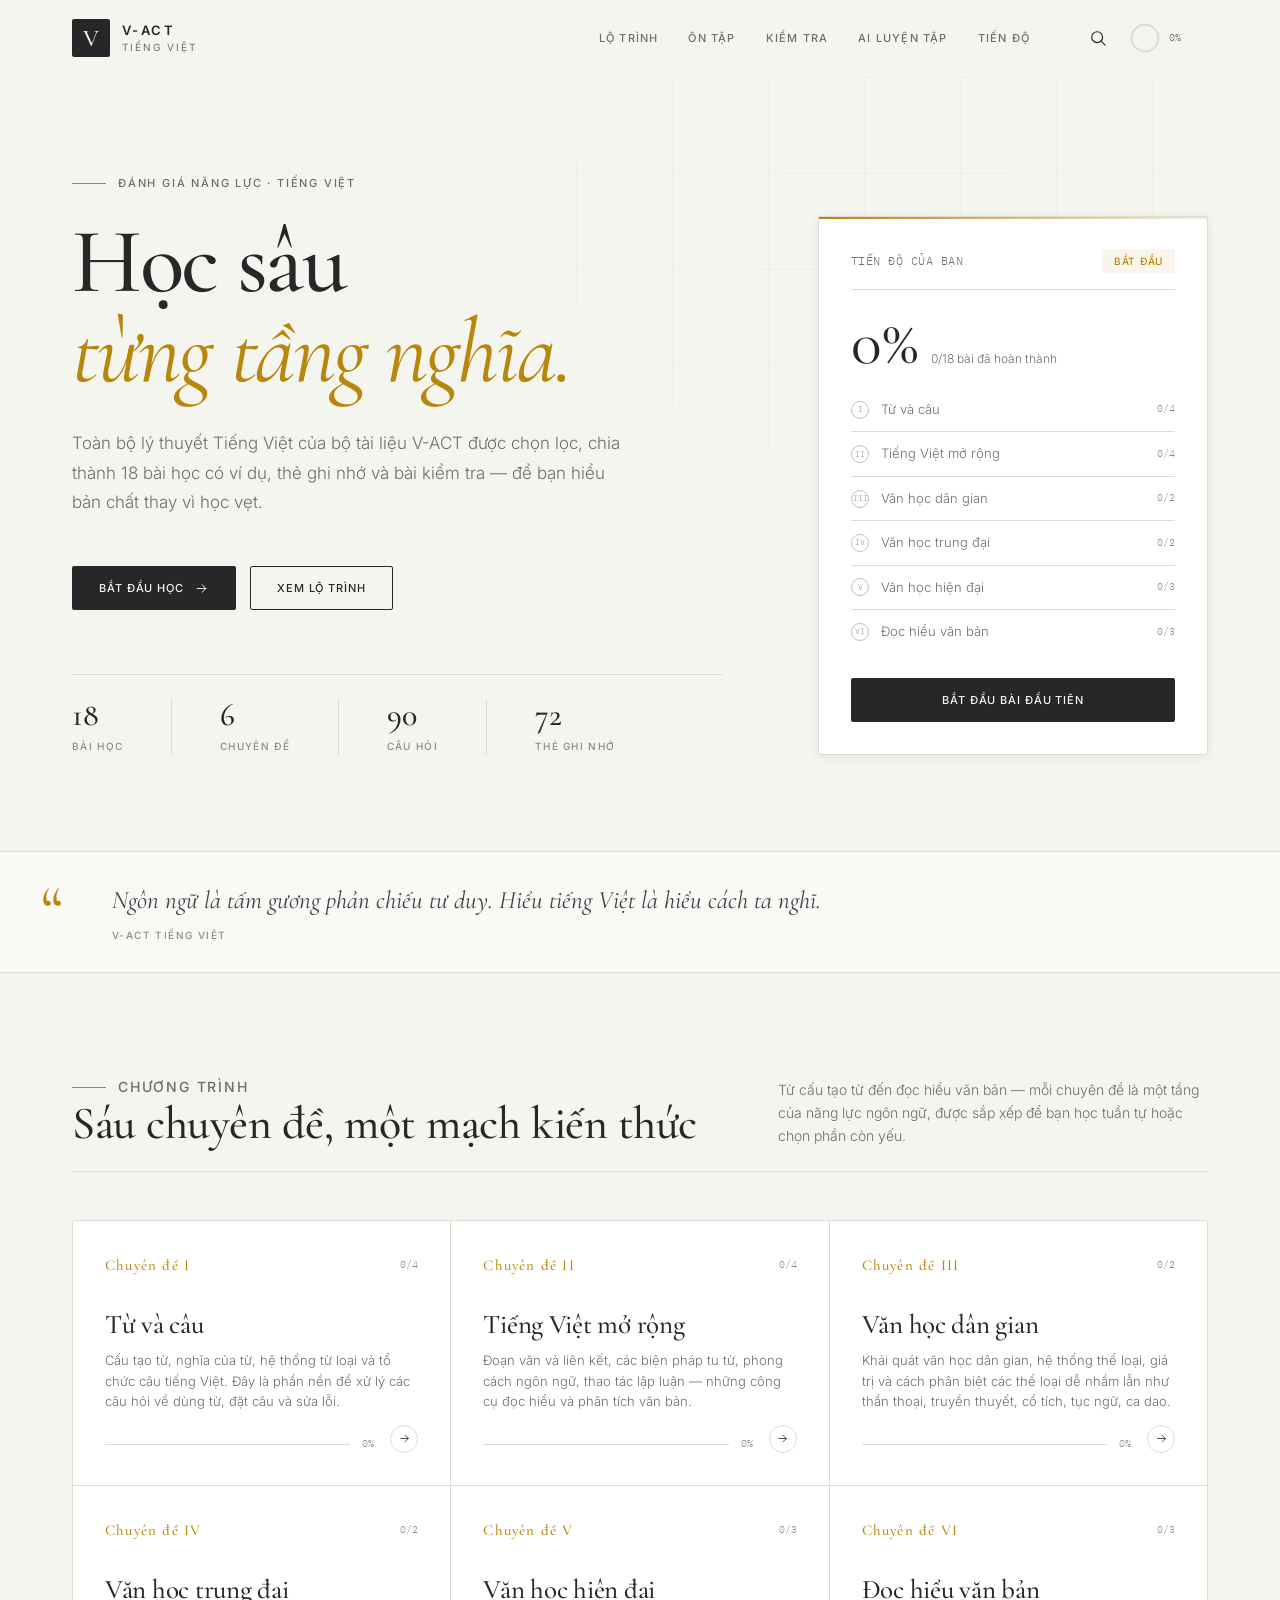
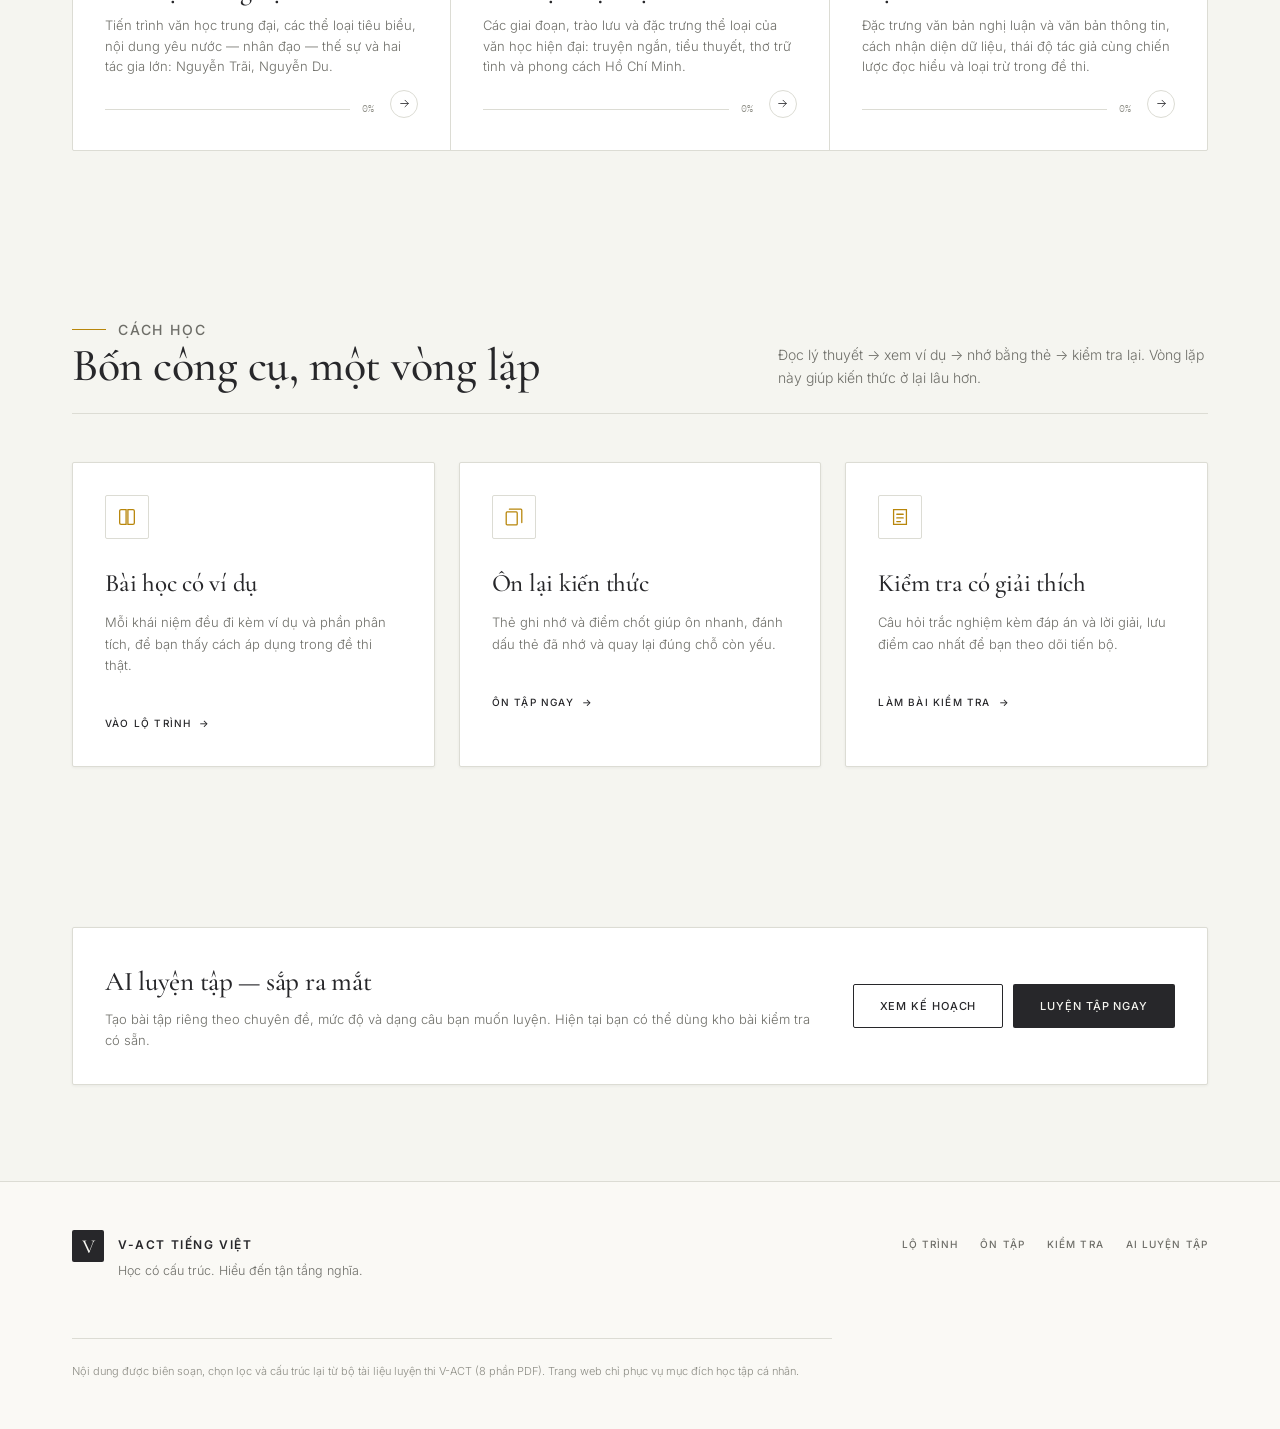
<file: index.html>
<!DOCTYPE html>
<html lang="vi">
<head>
  <meta charset="UTF-8" />
  <meta name="viewport" content="width=device-width, initial-scale=1.0" />
  <meta name="description" content="V-ACT Tiếng Việt — Hệ thống lý thuyết, ví dụ, thẻ ghi nhớ và bài kiểm tra ôn thi Đánh giá năng lực môn Tiếng Việt." />
  <meta name="theme-color" content="#F5F5F0" />
  <title>V-ACT Tiếng Việt — Học sâu từng tầng nghĩa</title>

  <link rel="preconnect" href="https://fonts.googleapis.com" />
  <link rel="preconnect" href="https://fonts.gstatic.com" crossorigin />
  <link href="https://fonts.googleapis.com/css2?family=Cormorant+Garamond:ital,wght@0,400;0,500;0,600;1,400;1,500;1,600&family=IBM+Plex+Mono:wght@400;500&family=Inter:wght@300;400;500;600&display=swap" rel="stylesheet" />

  <link rel="stylesheet" href="assets/css/styles.css" />
  <link rel="icon" href="data:image/svg+xml,%3Csvg xmlns='http://www.w3.org/2000/svg' viewBox='0 0 64 64'%3E%3Crect width='64' height='64' fill='%2327272A'/%3E%3Ctext x='32' y='44' font-family='Georgia,serif' font-size='34' fill='%23F5F5F0' text-anchor='middle'%3EV%3C/text%3E%3C/svg%3E" />
</head>
<body>
  <a class="skip-link" href="#app" data-skip>Bỏ qua điều hướng</a>

  <header class="site-header" id="siteHeader">
    <div class="header-inner">
      <a class="brand" href="#/" aria-label="V-ACT Tiếng Việt — Trang chủ">
        <span class="brand-mark" aria-hidden="true">V</span>
        <span class="brand-text">
          <strong>V-ACT</strong>
          <small>Tiếng Việt</small>
        </span>
      </a>

      <nav class="nav-desktop" aria-label="Điều hướng chính">
        <a href="#/lo-trinh" data-nav="lo-trinh">Lộ trình</a>
        <a href="#/on-tap" data-nav="on-tap">Ôn tập</a>
        <a href="#/kiem-tra" data-nav="kiem-tra">Kiểm tra</a>
        <a href="#/ai" data-nav="ai">AI luyện tập</a>
        <a href="#/tien-do" data-nav="tien-do">Tiến độ</a>
      </nav>

      <div class="header-actions">
        <button class="icon-btn search-trigger" type="button" aria-label="Tìm kiếm bài học" title="Tìm kiếm ( / )">
          <svg viewBox="0 0 24 24" fill="none" aria-hidden="true"><circle cx="11" cy="11" r="6.5" stroke="currentColor" stroke-width="1.4"/><path d="m16 16 4.5 4.5" stroke="currentColor" stroke-width="1.4" stroke-linecap="round"/></svg>
        </button>

        <a class="progress-mini" href="#/tien-do" aria-label="Tiến độ học tập">
          <svg viewBox="0 0 36 36" aria-hidden="true">
            <circle class="ring-bg" cx="18" cy="18" r="15" />
            <circle class="ring-fg" id="headerRing" cx="18" cy="18" r="15" />
          </svg>
          <span class="progress-mini-label" id="headerProgressLabel">0%</span>
        </a>

        <button class="icon-btn menu-trigger" type="button" id="menuTrigger" aria-label="Mở menu" aria-expanded="false" aria-controls="mobileNav">
          <svg viewBox="0 0 24 24" fill="none" aria-hidden="true"><path d="M4 7h16M4 12h16M4 17h16" stroke="currentColor" stroke-width="1.4" stroke-linecap="round"/></svg>
        </button>
      </div>
    </div>

    <nav class="mobile-nav" id="mobileNav" aria-label="Điều hướng di động" hidden>
      <a href="#/lo-trinh">Lộ trình học</a>
      <a href="#/on-tap">Ôn lại kiến thức</a>
      <a href="#/kiem-tra">Bài kiểm tra</a>
      <a href="#/ai">AI luyện tập <span class="chip chip-gold">Sắp có</span></a>
      <a href="#/tien-do">Tiến độ của tôi</a>
    </nav>
  </header>

  <main id="app" tabindex="-1"></main>

  <footer class="site-footer">
    <div class="footer-inner">
      <div class="footer-brand">
        <span class="brand-mark small" aria-hidden="true">V</span>
        <div>
          <strong>V-ACT Tiếng Việt</strong>
          <p>Học có cấu trúc. Hiểu đến tận tầng nghĩa.</p>
        </div>
      </div>
      <div class="footer-links">
        <a href="#/lo-trinh">Lộ trình</a>
        <a href="#/on-tap">Ôn tập</a>
        <a href="#/kiem-tra">Kiểm tra</a>
        <a href="#/ai">AI luyện tập</a>
      </div>
      <p class="footer-note">
        Nội dung được biên soạn, chọn lọc và cấu trúc lại từ bộ tài liệu luyện thi V-ACT (8 phần PDF).
        Trang web chỉ phục vụ mục đích học tập cá nhân.
      </p>
    </div>
  </footer>

  <!-- Search overlay -->
  <div class="search-overlay" id="searchOverlay" hidden>
    <div class="search-panel" role="dialog" aria-modal="true" aria-label="Tìm kiếm bài học">
      <div class="search-head">
        <svg viewBox="0 0 24 24" fill="none" aria-hidden="true"><circle cx="11" cy="11" r="6.5" stroke="currentColor" stroke-width="1.4"/><path d="m16 16 4.5 4.5" stroke="currentColor" stroke-width="1.4" stroke-linecap="round"/></svg>
        <input id="searchInput" type="search" placeholder="Tìm bài học, khái niệm, tác giả…" autocomplete="off" aria-label="Từ khoá tìm kiếm" />
        <button class="icon-btn" id="searchClose" type="button" aria-label="Đóng tìm kiếm">
          <svg viewBox="0 0 24 24" fill="none" aria-hidden="true"><path d="m6 6 12 12M18 6 6 18" stroke="currentColor" stroke-width="1.4" stroke-linecap="round"/></svg>
        </button>
      </div>
      <div class="search-body">
        <p class="search-hint" id="searchHint">Nhập từ khoá để tìm trong 18 bài học.</p>
        <div id="searchResults" class="search-results"></div>
      </div>
      <div class="search-foot">
        <span><kbd>Esc</kbd> để đóng</span>
        <span><kbd>↵</kbd> để mở kết quả đầu tiên</span>
      </div>
    </div>
  </div>

  <div class="toast" id="toast" role="status" aria-live="polite"></div>

  <script src="assets/js/data-topics.js"></script>
  <script src="assets/js/data-lessons-a.js"></script>
  <script src="assets/js/data-lessons-b.js"></script>
  <script src="assets/js/data-lessons-c.js"></script>
  <script src="assets/js/data.js"></script>
  <script src="assets/js/app.js"></script>
</body>
</html>
</file>
<file: assets/css/styles.css>
/* ============================================================
   V-ACT Tiếng Việt
   Design language: MarbleCrest — light marble, charcoal, gold
   ============================================================ */

:root {
  /* Palette */
  --charcoal: #27272a;
  --charcoal-soft: #3f3f46;
  --charcoal-deep: #18181b;
  --gold: #b8860b;
  --gold-soft: #c9a227;
  --gold-wash: rgba(184, 134, 11, 0.08);
  --marble: #f5f5f0;
  --surface: #ffffff;
  --surface-sunken: #ededE8;
  --surface-warm: #faf9f5;
  --line: #dcdcd4;
  --line-strong: #c2c2b8;
  --ink: #27272a;
  --muted: #6e6e68;
  --muted-soft: #8c8c84;
  --success: #16a34a;
  --warning: #ca8a04;
  --error: #dc2626;
  --info: #2563eb;

  /* Type */
  --serif: "Cormorant Garamond", "Times New Roman", Georgia, serif;
  --sans: "Inter", -apple-system, BlinkMacSystemFont, "Segoe UI", sans-serif;
  --mono: "IBM Plex Mono", "SFMono-Regular", Consolas, monospace;

  /* Spacing */
  --sp-1: 8px;
  --sp-2: 16px;
  --sp-3: 24px;
  --sp-4: 32px;
  --sp-5: 48px;
  --sp-6: 64px;
  --sp-7: 96px;
  --sp-8: 128px;

  /* Shape */
  --radius-sm: 1px;
  --radius-md: 2px;
  --radius-lg: 4px;

  /* Elevation */
  --shadow-sm: 0 1px 3px rgba(39, 39, 42, 0.06);
  --shadow-md: 0 2px 8px rgba(39, 39, 42, 0.08);
  --shadow-lg: 0 4px 16px rgba(39, 39, 42, 0.1);
  --shadow-gold: 0 2px 12px rgba(184, 134, 11, 0.08);

  /* Layout */
  --shell: 1200px;
  --header-h: 76px;
  --ease: cubic-bezier(0.22, 0.61, 0.36, 1);
}

*,
*::before,
*::after {
  box-sizing: border-box;
}

[hidden] {
  display: none !important;
}

html {
  scroll-behavior: smooth;
  scroll-padding-top: calc(var(--header-h) + 32px);
}

body {
  margin: 0;
  background: var(--marble);
  color: var(--ink);
  font-family: var(--sans);
  font-size: 16px;
  font-weight: 300;
  line-height: 1.65;
  -webkit-font-smoothing: antialiased;
  text-rendering: optimizeLegibility;
}

::selection {
  background: rgba(184, 134, 11, 0.22);
  color: var(--charcoal-deep);
}

img,
svg {
  display: block;
  max-width: 100%;
}

a {
  color: inherit;
  text-decoration: none;
}

button,
input,
select,
textarea {
  font: inherit;
  color: inherit;
}

button {
  cursor: pointer;
}

h1,
h2,
h3,
h4 {
  margin: 0;
  font-family: var(--serif);
  font-weight: 600;
  color: var(--charcoal);
  letter-spacing: -0.01em;
}

p {
  margin: 0 0 1.1em;
}

p:last-child {
  margin-bottom: 0;
}

ul,
ol {
  margin: 0 0 1.1em;
  padding-left: 1.35em;
}

li {
  margin-bottom: 0.45em;
}

li:last-child {
  margin-bottom: 0;
}

strong {
  font-weight: 500;
}

em {
  font-style: italic;
}

hr {
  border: 0;
  border-top: 1px solid var(--line);
  margin: var(--sp-5) 0;
}

.skip-link {
  position: absolute;
  left: 16px;
  top: -120px;
  z-index: 200;
  background: var(--charcoal);
  color: var(--marble);
  padding: 12px 20px;
  border-radius: var(--radius-md);
  font-size: 13px;
  transition: top 0.2s var(--ease);
}

.skip-link:focus {
  top: 12px;
}

:focus-visible {
  outline: 2px solid var(--charcoal);
  outline-offset: 3px;
}

.shell {
  width: 100%;
  max-width: var(--shell);
  margin: 0 auto;
  padding: 0 32px;
}

.mono {
  font-family: var(--mono);
  font-size: 12px;
  letter-spacing: 0.04em;
}

.eyebrow {
  display: inline-flex;
  align-items: center;
  gap: 12px;
  margin: 0 0 var(--sp-3);
  font-family: var(--sans);
  font-size: 11px;
  font-weight: 500;
  letter-spacing: 1.8px;
  text-transform: uppercase;
  color: var(--muted);
}

.eyebrow::before {
  content: "";
  width: 34px;
  height: 1px;
  background: var(--gold);
}

.eyebrow.centered::after {
  content: "";
  width: 34px;
  height: 1px;
  background: var(--gold);
}

.eyebrow.centered {
  justify-content: center;
}

.gold {
  color: var(--gold);
}

.ital {
  font-style: italic;
}

/* ============================== Header ============================== */

.site-header {
  position: sticky;
  top: 0;
  z-index: 80;
  background: rgba(245, 245, 240, 0.88);
  backdrop-filter: blur(14px);
  -webkit-backdrop-filter: blur(14px);
  border-bottom: 1px solid transparent;
  transition: border-color 0.25s var(--ease), box-shadow 0.25s var(--ease);
}

.site-header.scrolled {
  border-bottom-color: var(--line);
  box-shadow: 0 1px 0 rgba(39, 39, 42, 0.02);
}

.header-inner {
  max-width: var(--shell);
  height: var(--header-h);
  margin: 0 auto;
  padding: 0 32px;
  display: flex;
  align-items: center;
  gap: var(--sp-5);
}

.brand {
  display: inline-flex;
  align-items: center;
  gap: 12px;
  flex: 0 0 auto;
}

.brand-mark {
  width: 38px;
  height: 38px;
  display: grid;
  place-items: center;
  background: var(--charcoal);
  color: var(--marble);
  font-family: var(--serif);
  font-size: 24px;
  font-weight: 500;
  line-height: 1;
  border-radius: var(--radius-md);
  padding-top: 2px;
}

.brand-mark.small {
  width: 32px;
  height: 32px;
  font-size: 20px;
}

.brand-text {
  display: flex;
  flex-direction: column;
  line-height: 1.05;
}

.brand-text strong {
  font-family: var(--sans);
  font-size: 13px;
  font-weight: 600;
  letter-spacing: 2.4px;
}

.brand-text small {
  margin-top: 4px;
  font-size: 10px;
  font-weight: 400;
  letter-spacing: 2px;
  text-transform: uppercase;
  color: var(--muted);
}

.nav-desktop {
  display: flex;
  align-items: center;
  gap: 30px;
  margin-left: auto;
}

.nav-desktop a {
  position: relative;
  padding: 6px 0;
  font-size: 11px;
  font-weight: 500;
  letter-spacing: 1.2px;
  text-transform: uppercase;
  color: var(--muted);
  transition: color 0.2s var(--ease);
}

.nav-desktop a::after {
  content: "";
  position: absolute;
  left: 0;
  right: 0;
  bottom: 0;
  height: 1px;
  background: var(--gold);
  transform: scaleX(0);
  transform-origin: left;
  transition: transform 0.25s var(--ease);
}

.nav-desktop a:hover,
.nav-desktop a.active {
  color: var(--charcoal);
}

.nav-desktop a:hover::after,
.nav-desktop a.active::after {
  transform: scaleX(1);
}

.header-actions {
  display: flex;
  align-items: center;
  gap: 6px;
  flex: 0 0 auto;
}

.icon-btn {
  width: 40px;
  height: 40px;
  display: grid;
  place-items: center;
  background: transparent;
  border: 1px solid transparent;
  border-radius: var(--radius-md);
  color: var(--charcoal);
  transition: background 0.2s var(--ease), border-color 0.2s var(--ease);
}

.icon-btn svg {
  width: 20px;
  height: 20px;
}

.icon-btn:hover {
  background: rgba(39, 39, 42, 0.04);
  border-color: var(--line);
}

.progress-mini {
  display: inline-flex;
  align-items: center;
  gap: 8px;
  padding: 4px 10px 4px 4px;
  border: 1px solid transparent;
  border-radius: var(--radius-md);
  transition: border-color 0.2s var(--ease), background 0.2s var(--ease);
}

.progress-mini:hover {
  background: rgba(39, 39, 42, 0.03);
  border-color: var(--line);
}

.progress-mini svg {
  width: 32px;
  height: 32px;
  transform: rotate(-90deg);
}

.ring-bg,
.ring-fg {
  fill: none;
  stroke-width: 2.2;
}

.ring-bg {
  stroke: var(--line);
}

.ring-fg {
  stroke: var(--gold);
  stroke-linecap: round;
  stroke-dasharray: 94.25;
  stroke-dashoffset: 94.25;
  transition: stroke-dashoffset 0.6s var(--ease);
}

.progress-mini-label {
  font-family: var(--mono);
  font-size: 10px;
  color: var(--muted);
  min-width: 28px;
}

.menu-trigger {
  display: none;
}

.mobile-nav {
  display: none;
  border-top: 1px solid var(--line);
  background: var(--marble);
  padding: 8px 24px 20px;
}

.mobile-nav a {
  display: flex;
  align-items: center;
  justify-content: space-between;
  padding: 14px 4px;
  border-bottom: 1px solid var(--line);
  font-size: 12px;
  font-weight: 500;
  letter-spacing: 1.2px;
  text-transform: uppercase;
}

.mobile-nav a:last-child {
  border-bottom: 0;
}

/* ============================== Buttons ============================== */

.btn {
  display: inline-flex;
  align-items: center;
  justify-content: center;
  gap: 10px;
  min-height: 44px;
  padding: 12px 26px;
  border: 1px solid transparent;
  border-radius: var(--radius-md);
  font-family: var(--sans);
  font-size: 11px;
  font-weight: 500;
  letter-spacing: 0.9px;
  text-transform: uppercase;
  white-space: nowrap;
  transition: background 0.2s var(--ease), color 0.2s var(--ease), border-color 0.2s var(--ease), transform 0.2s var(--ease);
}

.btn svg {
  width: 15px;
  height: 15px;
}

.btn-primary {
  background: var(--charcoal);
  color: var(--marble);
}

.btn-primary:hover {
  background: var(--charcoal-soft);
}

.btn-primary:active {
  background: var(--charcoal-deep);
}

.btn-secondary {
  background: transparent;
  border-color: var(--charcoal);
  color: var(--charcoal);
}

.btn-secondary:hover {
  background: rgba(39, 39, 42, 0.04);
}

.btn-ghost {
  background: transparent;
  color: var(--muted);
  padding-left: 0;
  padding-right: 0;
  min-height: auto;
}

.btn-ghost:hover {
  color: var(--charcoal);
  text-decoration: underline;
  text-underline-offset: 4px;
}

.btn-gold {
  background: var(--gold);
  color: #fff;
}

.btn-gold:hover {
  background: #a2760a;
}

.btn-sm {
  min-height: 36px;
  padding: 8px 18px;
  font-size: 10px;
}

.btn-lg {
  min-height: 52px;
  padding: 15px 38px;
  font-size: 12px;
}

.btn:disabled,
.btn[aria-disabled="true"] {
  opacity: 0.4;
  cursor: not-allowed;
  pointer-events: none;
}

.btn-block {
  width: 100%;
}

.chip {
  display: inline-flex;
  align-items: center;
  gap: 6px;
  padding: 4px 12px;
  border-radius: var(--radius-md);
  font-size: 10px;
  font-weight: 500;
  letter-spacing: 0.7px;
  text-transform: uppercase;
  background: rgba(39, 39, 42, 0.05);
  color: var(--muted);
  white-space: nowrap;
}

.chip-gold {
  background: var(--gold-wash);
  color: var(--gold);
}

.chip-success {
  background: rgba(22, 163, 74, 0.08);
  color: var(--success);
}

.chip-warning {
  background: rgba(202, 138, 4, 0.1);
  color: var(--warning);
}

.chip-outline {
  background: transparent;
  border: 1px solid var(--line);
}

/* ============================== Hero ============================== */

main {
  min-height: 60vh;
  outline: none;
}

.hero {
  position: relative;
  overflow: hidden;
  padding: 88px 0 0;
}

.hero::before {
  content: "";
  position: absolute;
  inset: 0;
  background-image:
    linear-gradient(90deg, rgba(39, 39, 42, 0.035) 1px, transparent 1px),
    linear-gradient(rgba(39, 39, 42, 0.035) 1px, transparent 1px);
  background-size: 96px 96px;
  mask-image: radial-gradient(ellipse at 70% 20%, #000 0%, transparent 68%);
  -webkit-mask-image: radial-gradient(ellipse at 70% 20%, #000 0%, transparent 68%);
  pointer-events: none;
}

.hero-inner {
  position: relative;
  display: grid;
  grid-template-columns: minmax(0, 1.25fr) minmax(320px, 0.75fr);
  gap: var(--sp-7);
  align-items: end;
  padding-bottom: var(--sp-7);
}

.hero h1 {
  max-width: 760px;
  font-size: clamp(48px, 7.2vw, 92px);
  font-weight: 500;
  line-height: 0.98;
  letter-spacing: -0.025em;
}

.hero h1 em {
  display: block;
  color: var(--gold);
  font-weight: 400;
}

.hero-lede {
  max-width: 560px;
  margin-top: var(--sp-4);
  font-size: 17px;
  font-weight: 300;
  line-height: 1.75;
  color: var(--muted);
}

.hero-actions {
  display: flex;
  flex-wrap: wrap;
  gap: 14px;
  margin-top: var(--sp-5);
}

.hero-stats {
  display: flex;
  flex-wrap: wrap;
  gap: 0;
  margin-top: var(--sp-6);
  border-top: 1px solid var(--line);
  padding-top: var(--sp-3);
}

.hero-stat {
  padding-right: var(--sp-5);
  margin-right: var(--sp-5);
  border-right: 1px solid var(--line);
}

.hero-stat:last-child {
  border-right: 0;
  margin-right: 0;
  padding-right: 0;
}

.hero-stat strong {
  display: block;
  font-family: var(--serif);
  font-size: 32px;
  font-weight: 500;
  line-height: 1;
  color: var(--charcoal);
}

.hero-stat span {
  display: block;
  margin-top: 7px;
  font-size: 10px;
  font-weight: 500;
  letter-spacing: 1.3px;
  text-transform: uppercase;
  color: var(--muted-soft);
}

.hero-panel {
  position: relative;
  background: var(--surface);
  border: 1px solid var(--line);
  border-radius: var(--radius-md);
  padding: var(--sp-4);
  box-shadow: var(--shadow-md);
}

.hero-panel::before {
  content: "";
  position: absolute;
  top: 0;
  left: 0;
  width: 100%;
  height: 2px;
  background: linear-gradient(90deg, var(--gold), rgba(184, 134, 11, 0.15));
}

.panel-top {
  display: flex;
  align-items: center;
  justify-content: space-between;
  gap: 12px;
  padding-bottom: var(--sp-2);
  border-bottom: 1px solid var(--line);
}

.panel-top .mono {
  color: var(--muted);
}

.panel-progress {
  display: flex;
  align-items: baseline;
  gap: 12px;
  padding: var(--sp-3) 0 var(--sp-2);
}

.panel-progress strong {
  font-family: var(--serif);
  font-size: 64px;
  font-weight: 400;
  line-height: 0.9;
  color: var(--charcoal);
}

.panel-progress span {
  font-size: 12px;
  color: var(--muted);
}

.roadmap {
  list-style: none;
  margin: 0;
  padding: 0;
}

.roadmap li {
  display: flex;
  align-items: center;
  gap: 12px;
  margin: 0;
  padding: 11px 0;
  border-bottom: 1px solid var(--line);
  font-size: 13px;
  color: var(--muted);
}

.roadmap li:last-child {
  border-bottom: 0;
}

.roadmap .dot {
  width: 18px;
  height: 18px;
  flex: 0 0 auto;
  display: grid;
  place-items: center;
  border: 1px solid var(--line-strong);
  border-radius: 50%;
  font-family: var(--mono);
  font-size: 8px;
  color: var(--muted-soft);
}

.roadmap li.done .dot {
  background: var(--charcoal);
  border-color: var(--charcoal);
  color: var(--marble);
}

.roadmap li.current .dot {
  border-color: var(--gold);
  color: var(--gold);
}

.roadmap li.done,
.roadmap li.current {
  color: var(--charcoal);
}

.roadmap .rm-title {
  flex: 1;
  min-width: 0;
  overflow: hidden;
  text-overflow: ellipsis;
  white-space: nowrap;
}

.roadmap .rm-count {
  font-family: var(--mono);
  font-size: 10px;
  color: var(--muted-soft);
}

.hero-panel .btn {
  margin-top: var(--sp-3);
}

/* ============================== Quote strip ============================== */

.quote-strip {
  border-top: 1px solid var(--line);
  border-bottom: 1px solid var(--line);
  background: var(--surface-warm);
}

.quote-strip-inner {
  display: flex;
  align-items: center;
  gap: var(--sp-5);
  padding: 28px 0;
}

.quote-strip .q-mark {
  font-family: var(--serif);
  font-size: 72px;
  line-height: 0.6;
  color: var(--gold);
}

.quote-strip blockquote {
  margin: 0;
  font-family: var(--serif);
  font-size: clamp(19px, 2.1vw, 25px);
  font-style: italic;
  font-weight: 400;
  color: var(--charcoal-soft);
}

.quote-strip cite {
  display: block;
  margin-top: 6px;
  font-family: var(--sans);
  font-size: 10px;
  font-style: normal;
  font-weight: 500;
  letter-spacing: 1.4px;
  text-transform: uppercase;
  color: var(--muted-soft);
}

/* ============================== Sections ============================== */

.section {
  padding: var(--sp-7) 0;
}

.section.tight {
  padding: var(--sp-6) 0;
}

.section-head {
  display: flex;
  align-items: flex-end;
  justify-content: space-between;
  gap: var(--sp-4);
  margin-bottom: var(--sp-5);
  padding-bottom: var(--sp-3);
  border-bottom: 1px solid var(--line);
}

.section-head h2 {
  font-size: clamp(32px, 4vw, 46px);
  font-weight: 500;
  line-height: 1.05;
}

.section-head p {
  max-width: 430px;
  margin: 0;
  font-size: 14px;
  color: var(--muted);
}

.section-head-side {
  display: flex;
  align-items: center;
  gap: 16px;
}

/* ============================== Topic cards ============================== */

.topic-grid {
  display: grid;
  grid-template-columns: repeat(3, minmax(0, 1fr));
  gap: 1px;
  background: var(--line);
  border: 1px solid var(--line);
  border-radius: var(--radius-md);
  overflow: hidden;
}

.topic-card {
  position: relative;
  display: flex;
  flex-direction: column;
  min-height: 264px;
  padding: var(--sp-4);
  background: var(--surface);
  transition: background 0.25s var(--ease);
}

.topic-card:hover {
  background: var(--surface-warm);
}

.topic-card .tc-top {
  display: flex;
  align-items: center;
  justify-content: space-between;
  margin-bottom: var(--sp-4);
}

.topic-roman {
  font-family: var(--serif);
  font-size: 15px;
  font-weight: 500;
  letter-spacing: 0.08em;
  color: var(--gold);
}

.topic-card .tc-count {
  font-family: var(--mono);
  font-size: 10px;
  color: var(--muted-soft);
}

.topic-card h3 {
  font-size: 27px;
  font-weight: 500;
  line-height: 1.12;
  margin-bottom: 10px;
}

.topic-card p {
  font-size: 13px;
  line-height: 1.6;
  color: var(--muted);
  margin-bottom: var(--sp-3);
}

.topic-card .tc-foot {
  display: flex;
  align-items: center;
  gap: 12px;
  margin-top: auto;
}

.topic-card .tc-bar {
  flex: 1;
  height: 1px;
  background: var(--line);
  position: relative;
  overflow: visible;
}

.topic-card .tc-bar i {
  position: absolute;
  inset: -1px auto -1px 0;
  background: var(--gold);
  display: block;
}

.topic-card .tc-pct {
  font-family: var(--mono);
  font-size: 10px;
  color: var(--muted-soft);
}

.topic-card .tc-arrow {
  position: absolute;
  right: var(--sp-4);
  bottom: var(--sp-4);
  width: 28px;
  height: 28px;
  display: grid;
  place-items: center;
  border: 1px solid var(--line);
  border-radius: 50%;
  color: var(--charcoal);
  transition: background 0.2s var(--ease), color 0.2s var(--ease), border-color 0.2s var(--ease);
}

.topic-card:hover .tc-arrow {
  background: var(--charcoal);
  color: var(--marble);
  border-color: var(--charcoal);
}

.topic-card .tc-arrow svg {
  width: 13px;
  height: 13px;
}

.topic-card .tc-foot {
  padding-right: 44px;
}

/* ============================== Feature cards ============================== */

.feature-grid {
  display: grid;
  grid-template-columns: repeat(3, minmax(0, 1fr));
  gap: var(--sp-3);
}

.feature-card {
  position: relative;
  padding: var(--sp-4);
  background: var(--surface);
  border: 1px solid var(--line);
  border-radius: var(--radius-md);
  box-shadow: var(--shadow-sm);
  transition: transform 0.25s var(--ease), box-shadow 0.25s var(--ease);
}

.feature-card:hover {
  transform: translateY(-2px);
  box-shadow: var(--shadow-md);
}

.feature-icon {
  width: 44px;
  height: 44px;
  display: grid;
  place-items: center;
  border: 1px solid var(--line);
  border-radius: var(--radius-md);
  color: var(--gold);
  margin-bottom: var(--sp-3);
}

.feature-icon svg {
  width: 22px;
  height: 22px;
}

.feature-card h3 {
  font-size: 25px;
  font-weight: 500;
  margin-bottom: 8px;
}

.feature-card p {
  font-size: 13px;
  color: var(--muted);
  line-height: 1.65;
}

.feature-card .fc-link {
  display: inline-flex;
  align-items: center;
  gap: 8px;
  margin-top: var(--sp-3);
  font-size: 10px;
  font-weight: 500;
  letter-spacing: 1.2px;
  text-transform: uppercase;
  color: var(--charcoal);
}

.feature-card .fc-link span {
  transition: transform 0.2s var(--ease);
}

.feature-card:hover .fc-link span {
  transform: translateX(4px);
}

/* ============================== Page hero ============================== */

.page-hero {
  padding: 64px 0 40px;
  border-bottom: 1px solid var(--line);
}

.page-hero .breadcrumb {
  margin-bottom: var(--sp-3);
}

.page-hero h1 {
  max-width: 820px;
  font-size: clamp(40px, 6vw, 70px);
  font-weight: 500;
  line-height: 1;
  letter-spacing: -0.02em;
}

.page-hero .page-lede {
  max-width: 620px;
  margin-top: var(--sp-3);
  font-size: 16px;
  color: var(--muted);
}

.page-hero-row {
  display: flex;
  align-items: flex-end;
  justify-content: space-between;
  gap: var(--sp-4);
}

.breadcrumb {
  display: flex;
  align-items: center;
  flex-wrap: wrap;
  gap: 8px;
  font-size: 10px;
  font-weight: 500;
  letter-spacing: 1.1px;
  text-transform: uppercase;
  color: var(--muted-soft);
}

.breadcrumb a:hover {
  color: var(--charcoal);
}

.breadcrumb .sep {
  color: var(--line-strong);
}

/* ============================== Lesson list ============================== */

.lesson-list {
  border-top: 1px solid var(--line);
}

.lesson-row {
  display: grid;
  grid-template-columns: 56px minmax(0, 1fr) 150px 110px;
  align-items: center;
  gap: var(--sp-3);
  padding: var(--sp-3) 8px;
  border-bottom: 1px solid var(--line);
  transition: background 0.2s var(--ease);
}

.lesson-row:hover {
  background: rgba(39, 39, 42, 0.02);
}

.lesson-row .lr-num {
  font-family: var(--mono);
  font-size: 11px;
  color: var(--muted-soft);
}

.lesson-row .lr-main h3 {
  font-size: 24px;
  font-weight: 500;
  line-height: 1.2;
}

.lesson-row .lr-main p {
  margin: 4px 0 0;
  font-size: 12.5px;
  color: var(--muted);
}

.lesson-row .lr-meta {
  display: flex;
  align-items: center;
  gap: 8px;
  font-family: var(--mono);
  font-size: 10px;
  color: var(--muted-soft);
  white-space: nowrap;
}

.lesson-row .lr-status {
  justify-self: end;
  display: inline-flex;
  align-items: center;
  gap: 7px;
  font-size: 10px;
  font-weight: 500;
  letter-spacing: 0.8px;
  text-transform: uppercase;
  color: var(--muted-soft);
}

.lesson-row .lr-status .st-dot {
  width: 7px;
  height: 7px;
  border-radius: 50%;
  border: 1px solid var(--line-strong);
}

.lesson-row.done .lr-status {
  color: var(--success);
}

.lesson-row.done .lr-status .st-dot {
  background: var(--success);
  border-color: var(--success);
}

.lesson-row .lr-open {
  justify-self: end;
  width: 34px;
  height: 34px;
  display: grid;
  place-items: center;
  border: 1px solid var(--line);
  border-radius: 50%;
  transition: all 0.2s var(--ease);
}

.lesson-row:hover .lr-open {
  background: var(--charcoal);
  border-color: var(--charcoal);
  color: var(--marble);
}

.lesson-row .lr-open svg {
  width: 13px;
  height: 13px;
}

/* ============================== Lesson page ============================== */

.lesson-shell {
  padding: var(--sp-5) 0 var(--sp-8);
}

.lesson-grid {
  display: grid;
  grid-template-columns: 238px minmax(0, 1fr);
  gap: var(--sp-6);
  align-items: start;
}

.lesson-aside {
  position: sticky;
  top: calc(var(--header-h) + 28px);
}

.toc {
  border-top: 1px solid var(--line);
  padding-top: var(--sp-2);
}

.toc-label {
  font-size: 10px;
  font-weight: 500;
  letter-spacing: 1.4px;
  text-transform: uppercase;
  color: var(--muted-soft);
  margin-bottom: 12px;
}

.toc a {
  display: block;
  padding: 7px 0 7px 12px;
  border-left: 1px solid var(--line);
  font-size: 12.5px;
  line-height: 1.45;
  color: var(--muted);
  transition: color 0.2s var(--ease), border-color 0.2s var(--ease);
}

.toc a:hover {
  color: var(--charcoal);
}

.toc a.active {
  color: var(--charcoal);
  border-left-color: var(--gold);
}

.aside-actions {
  margin-top: var(--sp-3);
  padding-top: var(--sp-3);
  border-top: 1px solid var(--line);
  display: flex;
  flex-direction: column;
  gap: 10px;
}

.aside-note {
  margin-top: var(--sp-3);
  padding: 14px;
  background: var(--surface-warm);
  border: 1px solid var(--line);
  border-radius: var(--radius-md);
  font-size: 11.5px;
  line-height: 1.6;
  color: var(--muted);
}

.aside-note strong {
  display: block;
  font-family: var(--mono);
  font-size: 10px;
  font-weight: 500;
  letter-spacing: 0.6px;
  color: var(--gold);
  margin-bottom: 4px;
  text-transform: uppercase;
}

.lesson-main {
  min-width: 0;
  max-width: 820px;
}

.lesson-header {
  padding-bottom: var(--sp-4);
  border-bottom: 1px solid var(--line);
}

.lesson-header h1 {
  font-size: clamp(42px, 5.5vw, 66px);
  font-weight: 500;
  line-height: 0.98;
  letter-spacing: -0.02em;
  margin-bottom: var(--sp-2);
}

.lesson-header .lesson-sub {
  font-family: var(--serif);
  font-size: 22px;
  font-style: italic;
  color: var(--muted);
  max-width: 640px;
}

.lesson-meta {
  display: flex;
  flex-wrap: wrap;
  align-items: center;
  gap: 18px;
  margin-top: var(--sp-3);
  font-family: var(--mono);
  font-size: 10px;
  color: var(--muted-soft);
}

.lesson-meta span {
  display: inline-flex;
  align-items: center;
  gap: 7px;
}

.lesson-meta svg {
  width: 13px;
  height: 13px;
}

.objectives {
  margin: var(--sp-4) 0 var(--sp-5);
  padding: var(--sp-3) var(--sp-4);
  background: var(--surface);
  border: 1px solid var(--line);
  border-radius: var(--radius-md);
  box-shadow: var(--shadow-sm);
}

.objectives h2 {
  font-family: var(--sans);
  font-size: 10px;
  font-weight: 500;
  letter-spacing: 1.5px;
  text-transform: uppercase;
  color: var(--gold);
  margin-bottom: 14px;
}

.objectives ul {
  list-style: none;
  padding: 0;
  margin: 0;
  display: grid;
  gap: 10px;
}

.objectives li {
  position: relative;
  margin: 0;
  padding-left: 22px;
  font-size: 14px;
  line-height: 1.6;
  color: var(--charcoal-soft);
}

.objectives li::before {
  content: "";
  position: absolute;
  left: 0;
  top: 9px;
  width: 10px;
  height: 1px;
  background: var(--gold);
}

.lesson-section {
  margin-bottom: var(--sp-5);
  scroll-margin-top: calc(var(--header-h) + 32px);
}

.lesson-section h2 {
  font-size: 31px;
  font-weight: 600;
  line-height: 1.15;
  margin-bottom: 14px;
  padding-top: 6px;
}

.lesson-section h3 {
  font-size: 23px;
  font-weight: 500;
  margin: 24px 0 10px;
}

.lesson-section p {
  font-size: 16.5px;
  line-height: 1.78;
  color: #38383b;
}

.lesson-section ul,
.lesson-section ol {
  font-size: 16px;
  line-height: 1.72;
  color: #38383b;
}

.lesson-section li::marker {
  color: var(--gold);
}

.lesson-section .tight-list li {
  margin-bottom: 6px;
}

/* Tables */

.table-wrap {
  margin: var(--sp-3) 0 var(--sp-4);
  overflow-x: auto;
  border: 1px solid var(--line);
  border-radius: var(--radius-md);
  background: var(--surface);
}

table {
  width: 100%;
  border-collapse: collapse;
  min-width: 520px;
  font-size: 13.5px;
  line-height: 1.55;
}

thead th {
  background: var(--surface-warm);
  color: var(--charcoal);
  font-family: var(--sans);
  font-size: 10px;
  font-weight: 600;
  letter-spacing: 1px;
  text-transform: uppercase;
  text-align: left;
  padding: 13px 16px;
  border-bottom: 1px solid var(--line);
  white-space: nowrap;
}

tbody td {
  padding: 13px 16px;
  border-bottom: 1px solid var(--line);
  color: var(--charcoal-soft);
  vertical-align: top;
}

tbody tr:last-child td {
  border-bottom: 0;
}

tbody tr:nth-child(even) {
  background: rgba(39, 39, 42, 0.015);
}

td strong {
  font-weight: 500;
  color: var(--charcoal);
}

/* Example blocks */

.example {
  position: relative;
  margin: var(--sp-4) 0;
  padding: var(--sp-3) var(--sp-4) var(--sp-3) 28px;
  background: var(--surface);
  border: 1px solid var(--line);
  border-left: 2px solid var(--gold);
  border-radius: 0 var(--radius-md) var(--radius-md) 0;
  box-shadow: var(--shadow-sm);
}

.example::before {
  content: "VÍ DỤ";
  display: inline-block;
  margin-bottom: 10px;
  font-family: var(--sans);
  font-size: 9px;
  font-weight: 600;
  letter-spacing: 1.7px;
  color: var(--gold);
}

.example h4 {
  font-family: var(--serif);
  font-size: 21px;
  font-weight: 500;
  margin-bottom: 8px;
}

.example p {
  font-size: 15px;
  line-height: 1.7;
  color: var(--charcoal-soft);
}

.example .ex-quote {
  margin: 10px 0;
  padding-left: 16px;
  border-left: 1px solid var(--line-strong);
  font-family: var(--serif);
  font-size: 19px;
  font-style: italic;
  line-height: 1.5;
  color: var(--charcoal-soft);
}

.example .ex-analysis {
  margin-top: 12px;
  padding-top: 12px;
  border-top: 1px dashed var(--line);
  font-size: 13.5px;
  line-height: 1.65;
  color: var(--muted);
}

.example .ex-analysis strong {
  color: var(--gold);
  font-weight: 500;
}

/* Notes */

.note {
  margin: var(--sp-3) 0;
  padding: 16px 20px;
  background: var(--gold-wash);
  border: 1px solid rgba(184, 134, 11, 0.2);
  border-radius: var(--radius-md);
  font-size: 14px;
  line-height: 1.7;
  color: #574510;
}

.note strong {
  font-weight: 600;
}

.note .note-label {
  display: block;
  margin-bottom: 5px;
  font-size: 9px;
  font-weight: 600;
  letter-spacing: 1.4px;
  text-transform: uppercase;
  color: var(--gold);
}

/* Quote */

.lesson-quote {
  margin: var(--sp-4) 0;
  padding: 4px 0 4px 28px;
  border-left: 1px solid var(--gold);
}

.lesson-quote p {
  font-family: var(--serif);
  font-size: clamp(23px, 3vw, 30px);
  font-style: italic;
  font-weight: 400;
  line-height: 1.5;
  color: var(--charcoal-soft);
  margin-bottom: 8px;
}

.lesson-quote cite {
  font-family: var(--sans);
  font-size: 10px;
  font-style: normal;
  font-weight: 500;
  letter-spacing: 1.3px;
  text-transform: uppercase;
  color: var(--muted-soft);
}

/* Compare */

.compare {
  display: grid;
  grid-template-columns: 1fr 1fr;
  gap: 1px;
  margin: var(--sp-3) 0;
  background: var(--line);
  border: 1px solid var(--line);
  border-radius: var(--radius-md);
  overflow: hidden;
}

.compare-col {
  padding: var(--sp-3);
  background: var(--surface);
}

.compare-col h4 {
  font-family: var(--serif);
  font-size: 22px;
  font-weight: 500;
  margin-bottom: 10px;
  color: var(--charcoal);
}

.compare-col h4 .badge {
  display: block;
  font-family: var(--sans);
  font-size: 9px;
  font-weight: 500;
  letter-spacing: 1.3px;
  text-transform: uppercase;
  color: var(--gold);
  margin-bottom: 4px;
}

.compare-col p,
.compare-col li {
  font-size: 13.5px;
  line-height: 1.65;
  color: var(--muted);
}

.compare-col ul {
  margin: 0;
  padding-left: 16px;
}

/* Steps */

.steps {
  list-style: none;
  counter-reset: step;
  padding: 0;
  margin: var(--sp-3) 0;
}

.steps li {
  counter-increment: step;
  position: relative;
  padding-left: 44px;
  margin-bottom: 18px;
}

.steps li::before {
  content: counter(step, decimal-leading-zero);
  position: absolute;
  left: 0;
  top: 2px;
  width: 28px;
  height: 28px;
  display: grid;
  place-items: center;
  border: 1px solid var(--line-strong);
  border-radius: 50%;
  font-family: var(--mono);
  font-size: 9px;
  color: var(--gold);
}

.steps li strong {
  display: block;
  font-weight: 500;
  color: var(--charcoal);
  margin-bottom: 2px;
}

/* Key points */

.keypoints {
  margin: var(--sp-6) 0 var(--sp-4);
  padding: var(--sp-4);
  background: var(--charcoal);
  color: var(--marble);
  border-radius: var(--radius-md);
  box-shadow: var(--shadow-md);
}

.keypoints h2 {
  font-family: var(--sans);
  font-size: 10px;
  font-weight: 500;
  letter-spacing: 1.7px;
  text-transform: uppercase;
  color: var(--gold-soft);
  margin-bottom: 18px;
}

.keypoints ul {
  list-style: none;
  padding: 0;
  margin: 0;
  display: grid;
  gap: 12px;
}

.keypoints li {
  position: relative;
  padding-left: 24px;
  margin: 0;
  font-size: 14px;
  line-height: 1.65;
  color: rgba(245, 245, 240, 0.86);
}

.keypoints li::before {
  content: "";
  position: absolute;
  left: 0;
  top: 9px;
  width: 12px;
  height: 1px;
  background: var(--gold-soft);
}

/* Practice CTA */

.practice-cta {
  display: grid;
  grid-template-columns: minmax(0, 1fr) auto;
  align-items: center;
  gap: var(--sp-4);
  margin: var(--sp-4) 0;
  padding: var(--sp-4);
  background: var(--surface);
  border: 1px solid var(--line);
  border-radius: var(--radius-md);
  box-shadow: var(--shadow-sm);
}

.practice-cta h3 {
  font-size: 27px;
  font-weight: 500;
  margin-bottom: 4px;
}

.practice-cta p {
  margin: 0;
  font-size: 13px;
  color: var(--muted);
}

.practice-cta .cta-actions {
  display: flex;
  flex-wrap: wrap;
  gap: 10px;
}

.lesson-nav {
  display: grid;
  grid-template-columns: 1fr 1fr;
  gap: var(--sp-3);
  margin-top: var(--sp-5);
  padding-top: var(--sp-4);
  border-top: 1px solid var(--line);
}

.lesson-nav a {
  padding: var(--sp-3);
  border: 1px solid var(--line);
  border-radius: var(--radius-md);
  background: var(--surface);
  transition: border-color 0.2s var(--ease), box-shadow 0.2s var(--ease);
}

.lesson-nav a:hover {
  border-color: var(--line-strong);
  box-shadow: var(--shadow-sm);
}

.lesson-nav span {
  display: block;
  font-size: 9px;
  font-weight: 500;
  letter-spacing: 1.3px;
  text-transform: uppercase;
  color: var(--muted-soft);
  margin-bottom: 5px;
}

.lesson-nav strong {
  font-family: var(--serif);
  font-size: 20px;
  font-weight: 500;
  line-height: 1.25;
}

.lesson-nav a.next {
  text-align: right;
}

/* ============================== Quiz ============================== */

.quiz-shell {
  max-width: 820px;
  margin: 0 auto;
  padding: var(--sp-5) 0 var(--sp-7);
}

.quiz-head {
  margin-bottom: var(--sp-4);
}

.quiz-progress {
  display: flex;
  align-items: center;
  gap: 16px;
  margin-bottom: var(--sp-3);
}

.quiz-progress .qp-bar {
  flex: 1;
  height: 2px;
  background: var(--line);
  position: relative;
}

.quiz-progress .qp-bar i {
  position: absolute;
  inset: 0 auto 0 0;
  background: var(--gold);
  transition: width 0.4s var(--ease);
}

.quiz-progress .qp-count {
  font-family: var(--mono);
  font-size: 10px;
  color: var(--muted);
  white-space: nowrap;
}

.question-card {
  padding: var(--sp-4);
  background: var(--surface);
  border: 1px solid var(--line);
  border-radius: var(--radius-md);
  box-shadow: var(--shadow-sm);
}

.question-num {
  font-family: var(--mono);
  font-size: 10px;
  letter-spacing: 1px;
  color: var(--gold);
  text-transform: uppercase;
  margin-bottom: 10px;
}

.question-text {
  font-family: var(--serif);
  font-size: clamp(25px, 3.4vw, 34px);
  font-weight: 500;
  line-height: 1.3;
  color: var(--charcoal);
  margin-bottom: var(--sp-3);
}

.options {
  display: grid;
  gap: 10px;
}

.option {
  display: flex;
  align-items: flex-start;
  gap: 14px;
  width: 100%;
  padding: 14px 16px;
  background: var(--surface-warm);
  border: 1px solid var(--line);
  border-radius: var(--radius-md);
  text-align: left;
  font-size: 14.5px;
  line-height: 1.55;
  color: var(--charcoal-soft);
  transition: border-color 0.2s var(--ease), background 0.2s var(--ease);
}

.option:hover:not(:disabled) {
  border-color: var(--line-strong);
  background: var(--surface);
}

.option .opt-letter {
  flex: 0 0 auto;
  width: 26px;
  height: 26px;
  display: grid;
  place-items: center;
  border: 1px solid var(--line-strong);
  border-radius: 50%;
  font-family: var(--mono);
  font-size: 10px;
  color: var(--muted);
  transition: all 0.2s var(--ease);
}

.option.selected {
  border-color: var(--charcoal);
  background: rgba(39, 39, 42, 0.035);
}

.option.selected .opt-letter {
  background: var(--charcoal);
  border-color: var(--charcoal);
  color: var(--marble);
}

.option.correct {
  border-color: var(--success);
  background: rgba(22, 163, 74, 0.07);
}

.option.correct .opt-letter {
  background: var(--success);
  border-color: var(--success);
  color: #fff;
}

.option.wrong {
  border-color: var(--error);
  background: rgba(220, 38, 38, 0.06);
}

.option.wrong .opt-letter {
  background: var(--error);
  border-color: var(--error);
  color: #fff;
}

.option:disabled {
  cursor: default;
}

.explain {
  margin-top: var(--sp-3);
  padding: 16px 18px;
  background: var(--surface-warm);
  border: 1px solid var(--line);
  border-left: 2px solid var(--gold);
  border-radius: 0 var(--radius-md) var(--radius-md) 0;
  font-size: 13.5px;
  line-height: 1.65;
  color: var(--muted);
  animation: fadeUp 0.3s var(--ease);
}

.explain strong {
  display: block;
  margin-bottom: 3px;
  font-size: 9px;
  font-weight: 600;
  letter-spacing: 1.4px;
  text-transform: uppercase;
  color: var(--gold);
}

.quiz-footer {
  display: flex;
  align-items: center;
  justify-content: space-between;
  gap: 16px;
  margin-top: var(--sp-4);
}

.quiz-footer .hint {
  font-size: 11px;
  color: var(--muted-soft);
}

.result-card {
  padding: var(--sp-5) var(--sp-4);
  background: var(--surface);
  border: 1px solid var(--line);
  border-radius: var(--radius-md);
  box-shadow: var(--shadow-md);
  text-align: center;
}

.result-ring {
  width: 148px;
  height: 148px;
  margin: 0 auto var(--sp-3);
  position: relative;
}

.result-ring svg {
  width: 100%;
  height: 100%;
  transform: rotate(-90deg);
}

.result-ring .ring-bg,
.result-ring .ring-fg {
  stroke-width: 2.5;
}

.result-ring .result-num {
  position: absolute;
  inset: 0;
  display: grid;
  place-items: center;
  font-family: var(--serif);
  font-size: 42px;
  font-weight: 500;
  color: var(--charcoal);
}

.result-card h2 {
  font-size: 36px;
  font-weight: 500;
  margin-bottom: 6px;
}

.result-card .result-sub {
  color: var(--muted);
  font-size: 14px;
}

.result-stats {
  display: flex;
  justify-content: center;
  gap: var(--sp-5);
  margin: var(--sp-4) 0;
  padding: var(--sp-3) 0;
  border-top: 1px solid var(--line);
  border-bottom: 1px solid var(--line);
}

.result-stats div strong {
  display: block;
  font-family: var(--serif);
  font-size: 28px;
  font-weight: 500;
  line-height: 1;
}

.result-stats div span {
  display: block;
  margin-top: 5px;
  font-size: 9px;
  font-weight: 500;
  letter-spacing: 1.2px;
  text-transform: uppercase;
  color: var(--muted-soft);
}

.result-actions {
  display: flex;
  flex-wrap: wrap;
  justify-content: center;
  gap: 12px;
  margin-top: var(--sp-4);
}

.answer-review {
  margin-top: var(--sp-5);
  text-align: left;
}

.answer-review h3 {
  font-size: 25px;
  font-weight: 500;
  margin-bottom: var(--sp-2);
}

.review-item {
  padding: 16px 0;
  border-bottom: 1px solid var(--line);
}

.review-item .ri-q {
  display: flex;
  gap: 12px;
  font-size: 14px;
  line-height: 1.55;
}

.review-item .ri-icon {
  flex: 0 0 auto;
  width: 20px;
  height: 20px;
  display: grid;
  place-items: center;
  border-radius: 50%;
  font-size: 10px;
  color: #fff;
}

.review-item.ok .ri-icon {
  background: var(--success);
}

.review-item.no .ri-icon {
  background: var(--error);
}

.review-item .ri-a {
  margin: 6px 0 0 32px;
  font-size: 12.5px;
  color: var(--muted);
}

/* ============================== Quiz list ============================== */

.quiz-grid {
  display: grid;
  grid-template-columns: repeat(2, minmax(0, 1fr));
  gap: var(--sp-3);
}

.quiz-card {
  display: flex;
  flex-direction: column;
  padding: var(--sp-3) var(--sp-4);
  background: var(--surface);
  border: 1px solid var(--line);
  border-radius: var(--radius-md);
  transition: border-color 0.2s var(--ease), box-shadow 0.2s var(--ease);
}

.quiz-card:hover {
  border-color: var(--line-strong);
  box-shadow: var(--shadow-sm);
}

.quiz-card .qc-top {
  display: flex;
  align-items: center;
  justify-content: space-between;
  gap: 12px;
  margin-bottom: 10px;
}

.quiz-card .qc-top .mono {
  color: var(--muted-soft);
  font-size: 9.5px;
}

.quiz-card h3 {
  font-size: 23px;
  font-weight: 500;
  line-height: 1.2;
  margin-bottom: 5px;
}

.quiz-card p {
  font-size: 12.5px;
  color: var(--muted);
  margin-bottom: var(--sp-2);
}

.quiz-card .qc-foot {
  display: flex;
  align-items: center;
  justify-content: space-between;
  margin-top: auto;
  padding-top: 12px;
  border-top: 1px solid var(--line);
  font-size: 10px;
  letter-spacing: 0.8px;
  text-transform: uppercase;
  color: var(--muted-soft);
}

.quiz-card .qc-foot strong {
  color: var(--gold);
  font-weight: 500;
}

/* ============================== Flashcards ============================== */

.review-toolbar {
  display: flex;
  flex-wrap: wrap;
  align-items: center;
  justify-content: space-between;
  gap: 14px;
  margin-bottom: var(--sp-4);
}

.segmented {
  display: inline-flex;
  border: 1px solid var(--line);
  border-radius: var(--radius-md);
  padding: 3px;
  background: var(--surface);
}

.segmented button {
  padding: 8px 18px;
  border: 0;
  border-radius: var(--radius-sm);
  background: transparent;
  font-size: 10px;
  font-weight: 500;
  letter-spacing: 1px;
  text-transform: uppercase;
  color: var(--muted);
  transition: background 0.2s var(--ease), color 0.2s var(--ease);
}

.segmented button.active {
  background: var(--charcoal);
  color: var(--marble);
}

.select-wrap {
  display: inline-flex;
  align-items: center;
  gap: 10px;
  font-size: 10px;
  font-weight: 500;
  letter-spacing: 1px;
  text-transform: uppercase;
  color: var(--muted-soft);
}

select {
  appearance: none;
  background: var(--surface) url("data:image/svg+xml,%3Csvg xmlns='http://www.w3.org/2000/svg' width='12' height='12' viewBox='0 0 24 24' fill='none'%3E%3Cpath d='m6 9 6 6 6-6' stroke='%236e6e68' stroke-width='1.5'/%3E%3C/svg%3E") no-repeat right 12px center;
  border: 1px solid var(--line);
  border-radius: var(--radius-md);
  padding: 10px 34px 10px 12px;
  font-size: 12px;
  color: var(--charcoal);
  min-width: 190px;
}

.flash-stage {
  display: grid;
  place-items: center;
  padding: var(--sp-4) 0 var(--sp-5);
}

.flashcard-wrap {
  width: min(100%, 660px);
  perspective: 1400px;
}

.flashcard {
  position: relative;
  width: 100%;
  min-height: 330px;
  border: 0;
  background: transparent;
  padding: 0;
  text-align: center;
  cursor: pointer;
}

.flashcard-inner {
  position: relative;
  width: 100%;
  min-height: 330px;
  transform-style: preserve-3d;
  transition: transform 0.6s cubic-bezier(0.22, 0.61, 0.36, 1);
}

.flashcard.flipped .flashcard-inner {
  transform: rotateY(180deg);
}

.flash-face {
  position: absolute;
  inset: 0;
  display: flex;
  flex-direction: column;
  align-items: center;
  justify-content: center;
  padding: var(--sp-5);
  border: 1px solid var(--line);
  border-radius: var(--radius-md);
  box-shadow: var(--shadow-md);
  backface-visibility: hidden;
  -webkit-backface-visibility: hidden;
}

.flash-front {
  background: var(--surface);
}

.flash-back {
  background: var(--charcoal);
  color: var(--marble);
  transform: rotateY(180deg);
}

.flash-label {
  position: absolute;
  top: 18px;
  left: 20px;
  font-family: var(--sans);
  font-size: 9px;
  font-weight: 500;
  letter-spacing: 1.7px;
  text-transform: uppercase;
  color: var(--muted-soft);
}

.flash-back .flash-label {
  color: rgba(245, 245, 240, 0.45);
}

.flash-front .flash-text {
  font-family: var(--serif);
  font-size: clamp(28px, 4.4vw, 42px);
  font-weight: 500;
  line-height: 1.2;
  color: var(--charcoal);
}

.flash-back .flash-text {
  font-size: 17px;
  font-weight: 300;
  line-height: 1.75;
  max-width: 520px;
  color: rgba(245, 245, 240, 0.9);
}

.flash-source {
  position: absolute;
  bottom: 16px;
  left: 20px;
  right: 20px;
  font-family: var(--mono);
  font-size: 9px;
  color: var(--muted-soft);
  text-align: left;
}

.flash-back .flash-source {
  color: rgba(245, 245, 240, 0.35);
}

.flash-hint {
  margin-top: 12px;
  text-align: center;
  font-size: 10px;
  letter-spacing: 0.8px;
  text-transform: uppercase;
  color: var(--muted-soft);
}

.flash-controls {
  display: flex;
  align-items: center;
  justify-content: center;
  gap: 12px;
  margin-top: var(--sp-3);
}

.flash-controls .btn {
  min-width: 44px;
}

.flash-counter {
  font-family: var(--mono);
  font-size: 11px;
  color: var(--muted);
  min-width: 70px;
  text-align: center;
}

.flash-actions {
  display: flex;
  justify-content: center;
  gap: 12px;
  margin-top: var(--sp-3);
}

.flash-dots {
  display: flex;
  justify-content: center;
  gap: 5px;
  margin-top: var(--sp-3);
}

.flash-dots i {
  width: 5px;
  height: 5px;
  border-radius: 50%;
  background: var(--line-strong);
}

.flash-dots i.on {
  background: var(--gold);
}

/* ============================== Progress page ============================== */

.progress-hero {
  display: grid;
  grid-template-columns: 200px minmax(0, 1fr);
  gap: var(--sp-6);
  align-items: center;
  padding: var(--sp-5) 0;
  border-bottom: 1px solid var(--line);
}

.progress-ring-lg {
  width: 180px;
  height: 180px;
  position: relative;
}

.progress-ring-lg svg {
  width: 100%;
  height: 100%;
  transform: rotate(-90deg);
}

.progress-ring-lg .ring-bg,
.progress-ring-lg .ring-fg {
  stroke-width: 3;
}

.progress-ring-lg .pr-num {
  position: absolute;
  inset: 0;
  display: grid;
  place-items: center;
  font-family: var(--serif);
  font-size: 54px;
  font-weight: 500;
}

.progress-stats {
  display: grid;
  grid-template-columns: repeat(3, minmax(0, 1fr));
  gap: 1px;
  background: var(--line);
  border: 1px solid var(--line);
  border-radius: var(--radius-md);
  overflow: hidden;
}

.progress-stat {
  padding: var(--sp-3);
  background: var(--surface);
}

.progress-stat strong {
  display: block;
  font-family: var(--serif);
  font-size: 38px;
  font-weight: 500;
  line-height: 1;
}

.progress-stat span {
  display: block;
  margin-top: 7px;
  font-size: 9px;
  font-weight: 500;
  letter-spacing: 1.3px;
  text-transform: uppercase;
  color: var(--muted-soft);
}

.progress-topic-list {
  border-top: 1px solid var(--line);
}

.progress-topic {
  display: grid;
  grid-template-columns: 38px minmax(0, 1fr) minmax(120px, 240px) 60px;
  gap: var(--sp-3);
  align-items: center;
  padding: 20px 4px;
  border-bottom: 1px solid var(--line);
}

.progress-topic .pt-roman {
  font-family: var(--serif);
  font-size: 16px;
  color: var(--gold);
}

.progress-topic h3 {
  font-size: 22px;
  font-weight: 500;
}

.progress-topic p {
  margin: 2px 0 0;
  font-size: 11.5px;
  color: var(--muted);
}

.progress-topic .pt-bar {
  height: 2px;
  background: var(--line);
  position: relative;
}

.progress-topic .pt-bar i {
  position: absolute;
  inset: 0 auto 0 0;
  background: var(--charcoal);
}

.progress-topic .pt-pct {
  font-family: var(--mono);
  font-size: 10px;
  color: var(--muted);
  text-align: right;
}

/* ============================== AI page ============================== */

.ai-hero {
  position: relative;
  padding: var(--sp-6) 0 var(--sp-5);
  border-bottom: 1px solid var(--line);
  overflow: hidden;
}

.ai-hero::after {
  content: "AI";
  position: absolute;
  right: 0;
  top: -30px;
  font-family: var(--serif);
  font-size: 300px;
  line-height: 1;
  color: rgba(184, 134, 11, 0.05);
  pointer-events: none;
}

.ai-grid {
  display: grid;
  grid-template-columns: minmax(0, 1.15fr) minmax(300px, 0.85fr);
  gap: var(--sp-5);
  align-items: start;
  padding: var(--sp-5) 0 var(--sp-7);
}

.ai-form {
  padding: var(--sp-4);
  background: var(--surface);
  border: 1px solid var(--line);
  border-radius: var(--radius-md);
  box-shadow: var(--shadow-md);
}

.ai-form h2 {
  font-size: 30px;
  font-weight: 500;
  margin-bottom: 6px;
}

.ai-form .form-intro {
  font-size: 13px;
  color: var(--muted);
  margin-bottom: var(--sp-4);
}

.field {
  margin-bottom: var(--sp-3);
}

.field label {
  display: block;
  margin-bottom: 9px;
  font-size: 10px;
  font-weight: 500;
  letter-spacing: 1.4px;
  text-transform: uppercase;
  color: var(--muted);
}

.field select,
.field input,
.field textarea {
  width: 100%;
  border: 1px solid var(--line);
  border-radius: var(--radius-md);
  background: var(--surface-sunken);
  padding: 12px 14px;
  font-size: 14px;
  font-weight: 300;
  color: var(--charcoal);
  transition: border-color 0.2s var(--ease), box-shadow 0.2s var(--ease);
}

.field textarea {
  min-height: 110px;
  resize: vertical;
  line-height: 1.6;
}

.field select:focus,
.field input:focus,
.field textarea:focus {
  outline: none;
  border-color: var(--charcoal);
  box-shadow: 0 0 0 2px rgba(39, 39, 42, 0.12);
}

.field-row {
  display: grid;
  grid-template-columns: 1fr 1fr;
  gap: var(--sp-2);
}

.form-note {
  display: flex;
  gap: 10px;
  padding: 13px 15px;
  margin-top: var(--sp-2);
  background: var(--gold-wash);
  border: 1px solid rgba(184, 134, 11, 0.2);
  border-radius: var(--radius-md);
  font-size: 12px;
  line-height: 1.6;
  color: #574510;
}

.form-note svg {
  flex: 0 0 auto;
  width: 16px;
  height: 16px;
  margin-top: 2px;
  color: var(--gold);
}

.ai-side h2 {
  font-size: 30px;
  font-weight: 500;
  margin-bottom: 12px;
}

.roadmap-list {
  list-style: none;
  padding: 0;
  margin: 0;
}

.roadmap-list li {
  display: flex;
  gap: 14px;
  padding: 16px 0;
  border-bottom: 1px solid var(--line);
  margin: 0;
}

.roadmap-list .rl-num {
  flex: 0 0 auto;
  width: 26px;
  height: 26px;
  display: grid;
  place-items: center;
  border: 1px solid var(--line);
  border-radius: 50%;
  font-family: var(--mono);
  font-size: 9px;
  color: var(--muted-soft);
}

.roadmap-list strong {
  display: block;
  font-size: 14px;
  font-weight: 500;
  margin-bottom: 3px;
}

.roadmap-list p {
  margin: 0;
  font-size: 12px;
  color: var(--muted);
}

/* ============================== Empty states ============================== */

.empty {
  padding: var(--sp-6) var(--sp-4);
  text-align: center;
  border: 1px dashed var(--line-strong);
  border-radius: var(--radius-md);
}

.empty h3 {
  font-size: 28px;
  font-weight: 500;
  margin-bottom: 8px;
}

.empty p {
  color: var(--muted);
  font-size: 14px;
}

/* ============================== Search ============================== */

.search-overlay {
  position: fixed;
  inset: 0;
  z-index: 120;
  display: grid;
  place-items: start center;
  padding: 10vh 20px 20px;
  background: rgba(39, 39, 42, 0.28);
  backdrop-filter: blur(4px);
  -webkit-backdrop-filter: blur(4px);
  animation: fadeIn 0.18s var(--ease);
}

.search-panel {
  width: min(100%, 660px);
  background: var(--marble);
  border: 1px solid var(--line);
  border-radius: var(--radius-lg);
  box-shadow: var(--shadow-lg);
  overflow: hidden;
  animation: fadeUp 0.25s var(--ease);
}

.search-head {
  display: flex;
  align-items: center;
  gap: 12px;
  padding: 8px 10px 8px 20px;
  border-bottom: 1px solid var(--line);
  background: var(--surface);
}

.search-head > svg {
  width: 20px;
  height: 20px;
  color: var(--muted);
  flex: 0 0 auto;
}

.search-head input {
  flex: 1;
  min-width: 0;
  border: 0;
  background: transparent;
  padding: 14px 0;
  font-size: 16px;
  font-weight: 300;
  outline: none;
}

.search-body {
  max-height: 52vh;
  overflow-y: auto;
  padding: 14px;
}

.search-hint {
  padding: 12px 8px;
  margin: 0;
  font-size: 12px;
  color: var(--muted-soft);
}

.search-results {
  display: grid;
  gap: 4px;
}

.search-result {
  display: flex;
  align-items: center;
  gap: 14px;
  padding: 12px 14px;
  border-radius: var(--radius-md);
  transition: background 0.15s var(--ease);
}

.search-result:hover,
.search-result.active {
  background: var(--surface);
  box-shadow: var(--shadow-sm);
}

.search-result .sr-num {
  font-family: var(--mono);
  font-size: 9px;
  color: var(--gold);
  flex: 0 0 32px;
}

.search-result .sr-main {
  flex: 1;
  min-width: 0;
}

.search-result strong {
  display: block;
  font-family: var(--serif);
  font-size: 20px;
  font-weight: 500;
  line-height: 1.2;
}

.search-result span {
  display: block;
  margin-top: 2px;
  font-size: 10px;
  letter-spacing: 0.8px;
  text-transform: uppercase;
  color: var(--muted-soft);
}

.search-result .sr-snippet {
  margin-top: 4px;
  font-size: 12px;
  font-weight: 300;
  letter-spacing: 0;
  text-transform: none;
  line-height: 1.45;
  color: var(--muted);
  display: -webkit-box;
  -webkit-line-clamp: 2;
  -webkit-box-orient: vertical;
  overflow: hidden;
}

.search-result .sr-arrow {
  color: var(--muted-soft);
  font-size: 14px;
}

.search-foot {
  display: flex;
  align-items: center;
  justify-content: space-between;
  gap: 14px;
  padding: 10px 20px;
  border-top: 1px solid var(--line);
  background: var(--surface-warm);
  font-size: 10px;
  color: var(--muted-soft);
}

kbd {
  display: inline-block;
  padding: 2px 6px;
  border: 1px solid var(--line);
  border-bottom-width: 2px;
  border-radius: 3px;
  background: var(--surface);
  font-family: var(--mono);
  font-size: 9px;
  color: var(--muted);
}

/* ============================== Toast ============================== */

.toast {
  position: fixed;
  left: 50%;
  bottom: 28px;
  z-index: 150;
  transform: translate(-50%, 20px);
  max-width: min(90vw, 460px);
  padding: 12px 20px;
  background: var(--charcoal);
  color: var(--marble);
  border-radius: var(--radius-md);
  box-shadow: var(--shadow-lg);
  font-size: 12.5px;
  line-height: 1.5;
  opacity: 0;
  pointer-events: none;
  transition: opacity 0.25s var(--ease), transform 0.25s var(--ease);
}

.toast.show {
  opacity: 1;
  transform: translate(-50%, 0);
}

/* ============================== Footer ============================== */

.site-footer {
  border-top: 1px solid var(--line);
  background: var(--surface-warm);
  padding: var(--sp-5) 0;
}

.footer-inner {
  max-width: var(--shell);
  margin: 0 auto;
  padding: 0 32px;
  display: grid;
  grid-template-columns: minmax(0, 1.2fr) auto;
  gap: var(--sp-4) var(--sp-6);
  align-items: start;
}

.footer-brand {
  display: flex;
  gap: 14px;
  align-items: flex-start;
}

.footer-brand strong {
  font-size: 12px;
  font-weight: 600;
  letter-spacing: 1.6px;
  text-transform: uppercase;
}

.footer-brand p {
  margin: 5px 0 0;
  font-size: 12.5px;
  color: var(--muted);
}

.footer-links {
  display: flex;
  flex-wrap: wrap;
  gap: 22px;
  padding-top: 6px;
}

.footer-links a {
  font-size: 10px;
  font-weight: 500;
  letter-spacing: 1.1px;
  text-transform: uppercase;
  color: var(--muted);
}

.footer-links a:hover {
  color: var(--charcoal);
}

.footer-note {
  grid-column: 1 / -1;
  margin: var(--sp-3) 0 0;
  padding-top: var(--sp-3);
  border-top: 1px solid var(--line);
  font-size: 11px;
  line-height: 1.6;
  color: var(--muted-soft);
  max-width: 760px;
}

/* ============================== Animations ============================== */

@keyframes fadeIn {
  from { opacity: 0; }
  to { opacity: 1; }
}

@keyframes fadeUp {
  from { opacity: 0; transform: translateY(8px); }
  to { opacity: 1; transform: translateY(0); }
}

.view {
  animation: fadeUp 0.4s var(--ease);
}

@media (prefers-reduced-motion: reduce) {
  *,
  *::before,
  *::after {
    animation-duration: 0.01ms !important;
    animation-iteration-count: 1 !important;
    transition-duration: 0.01ms !important;
    scroll-behavior: auto !important;
  }
}

/* ============================== Responsive ============================== */

@media (max-width: 1080px) {
  .hero-inner {
    grid-template-columns: minmax(0, 1.1fr) minmax(300px, 0.9fr);
    gap: var(--sp-5);
  }

  .topic-grid {
    grid-template-columns: repeat(2, minmax(0, 1fr));
  }

  .lesson-row {
    grid-template-columns: 44px minmax(0, 1fr) 110px 40px;
  }

  .lesson-row .lr-meta {
    display: none;
  }

  .lesson-grid {
    grid-template-columns: 210px minmax(0, 1fr);
    gap: var(--sp-4);
  }
}

@media (max-width: 860px) {
  :root {
    --header-h: 68px;
  }

  .nav-desktop {
    display: none;
  }

  .menu-trigger {
    display: grid;
  }

  .mobile-nav.open {
    display: block;
  }

  .header-actions {
    margin-left: auto;
  }

  .hero {
    padding-top: 56px;
  }

  .hero-inner {
    grid-template-columns: 1fr;
    gap: var(--sp-5);
    padding-bottom: var(--sp-5);
  }

  .hero h1 {
    font-size: clamp(46px, 11vw, 72px);
  }

  .hero-panel {
    max-width: 520px;
  }

  .section {
    padding: var(--sp-6) 0;
  }

  .section-head {
    flex-direction: column;
    align-items: flex-start;
    gap: 14px;
  }

  .feature-grid {
    grid-template-columns: 1fr;
  }

  .lesson-grid {
    grid-template-columns: 1fr;
  }

  .lesson-aside {
    position: static;
    order: 2;
    margin-top: var(--sp-4);
    padding-top: var(--sp-4);
    border-top: 1px solid var(--line);
  }

  .toc {
    display: none;
  }

  .aside-actions {
    flex-direction: row;
    flex-wrap: wrap;
    border-top: 0;
    padding-top: 0;
  }

  .aside-note {
    display: none;
  }

  .lesson-main {
    order: 1;
  }

  .lesson-shell {
    padding-top: var(--sp-4);
  }

  .quiz-grid {
    grid-template-columns: 1fr;
  }

  .ai-grid {
    grid-template-columns: 1fr;
  }

  .progress-hero {
    grid-template-columns: 1fr;
    justify-items: center;
    text-align: center;
    gap: var(--sp-4);
  }

  .progress-stats {
    width: 100%;
  }

  .footer-inner {
    grid-template-columns: 1fr;
  }

  .quote-strip-inner {
    gap: var(--sp-3);
  }
}

@media (max-width: 620px) {
  .shell,
  .header-inner,
  .footer-inner {
    padding-left: 20px;
    padding-right: 20px;
  }

  .hero-stats {
    display: grid;
    grid-template-columns: 1fr 1fr;
    gap: 22px 12px;
  }

  .hero-stat {
    padding-right: 18px;
    margin-right: 0;
    border-right: 0;
  }

  .hero-stat strong {
    font-size: 26px;
  }

  .topic-grid {
    grid-template-columns: 1fr;
  }

  .topic-card {
    min-height: 220px;
  }

  .lesson-row {
    grid-template-columns: 34px minmax(0, 1fr) 34px;
    padding: 18px 2px;
  }

  .lesson-row .lr-status {
    display: none;
  }

  .lesson-row .lr-main h3 {
    font-size: 21px;
  }

  .page-hero {
    padding: 40px 0 28px;
  }

  .lesson-header h1 {
    font-size: clamp(38px, 10vw, 54px);
  }

  .objectives {
    padding: 20px;
  }

  .lesson-section h2 {
    font-size: 27px;
  }

  .lesson-section p {
    font-size: 16px;
  }

  .compare {
    grid-template-columns: 1fr;
  }

  .practice-cta {
    grid-template-columns: 1fr;
  }

  .lesson-nav {
    grid-template-columns: 1fr;
  }

  .lesson-nav a.next {
    text-align: left;
  }

  .question-card {
    padding: 22px 18px;
  }

  .question-text {
    font-size: 25px;
  }

  .option {
    padding: 12px 13px;
    font-size: 14px;
  }

  .result-stats {
    gap: var(--sp-4);
  }

  .progress-stats {
    grid-template-columns: 1fr;
  }

  .progress-topic {
    grid-template-columns: 30px minmax(0, 1fr) 50px;
  }

  .progress-topic .pt-bar {
    display: none;
  }

  .field-row {
    grid-template-columns: 1fr;
  }

  .flashcard,
  .flashcard-inner {
    min-height: 300px;
  }

  .flash-face {
    padding: var(--sp-4) var(--sp-3);
  }

  .flash-front .flash-text {
    font-size: 30px;
  }

  .flash-actions {
    flex-direction: column;
  }

  .flash-actions .btn {
    width: 100%;
  }

  .search-overlay {
    padding: 0;
  }

  .search-panel {
    min-height: 100vh;
    border-radius: 0;
    border: 0;
  }

  .search-foot {
    display: none;
  }

  .footer-links {
    gap: 16px;
  }
}
</file>
